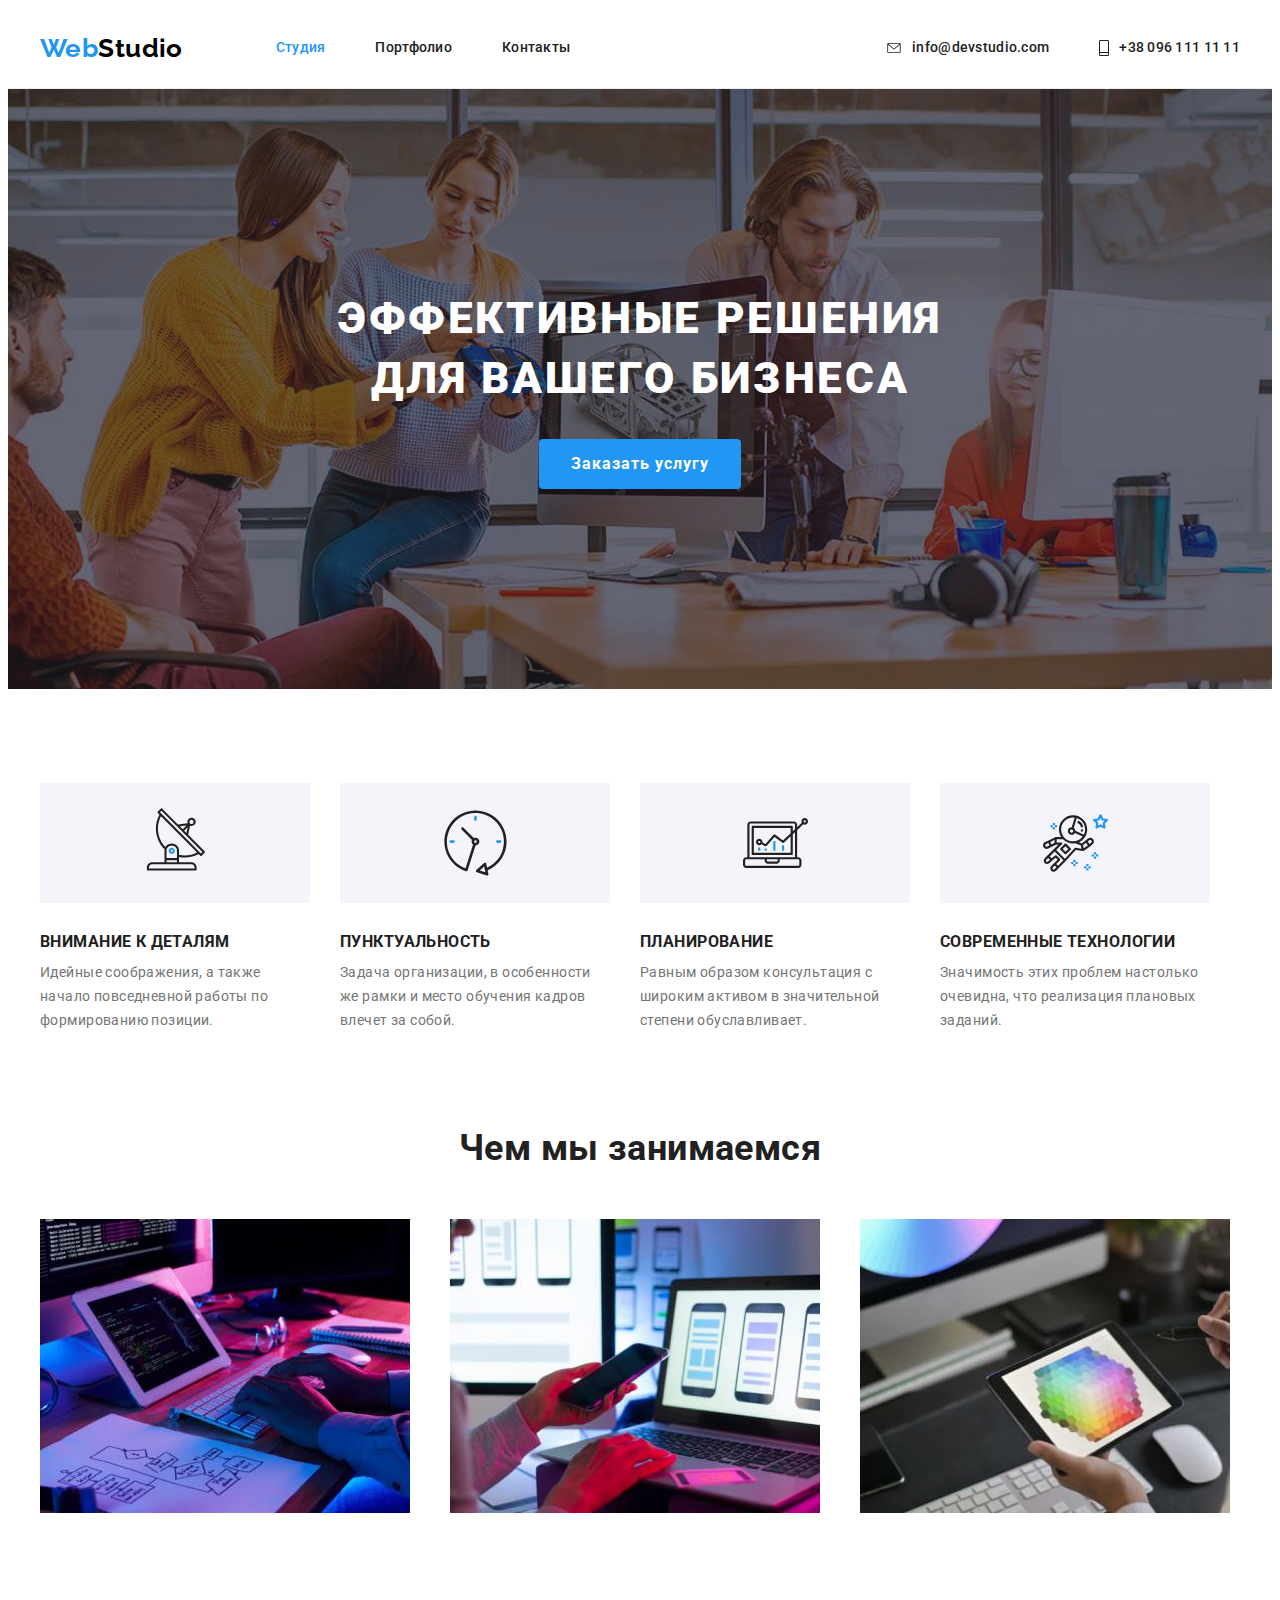
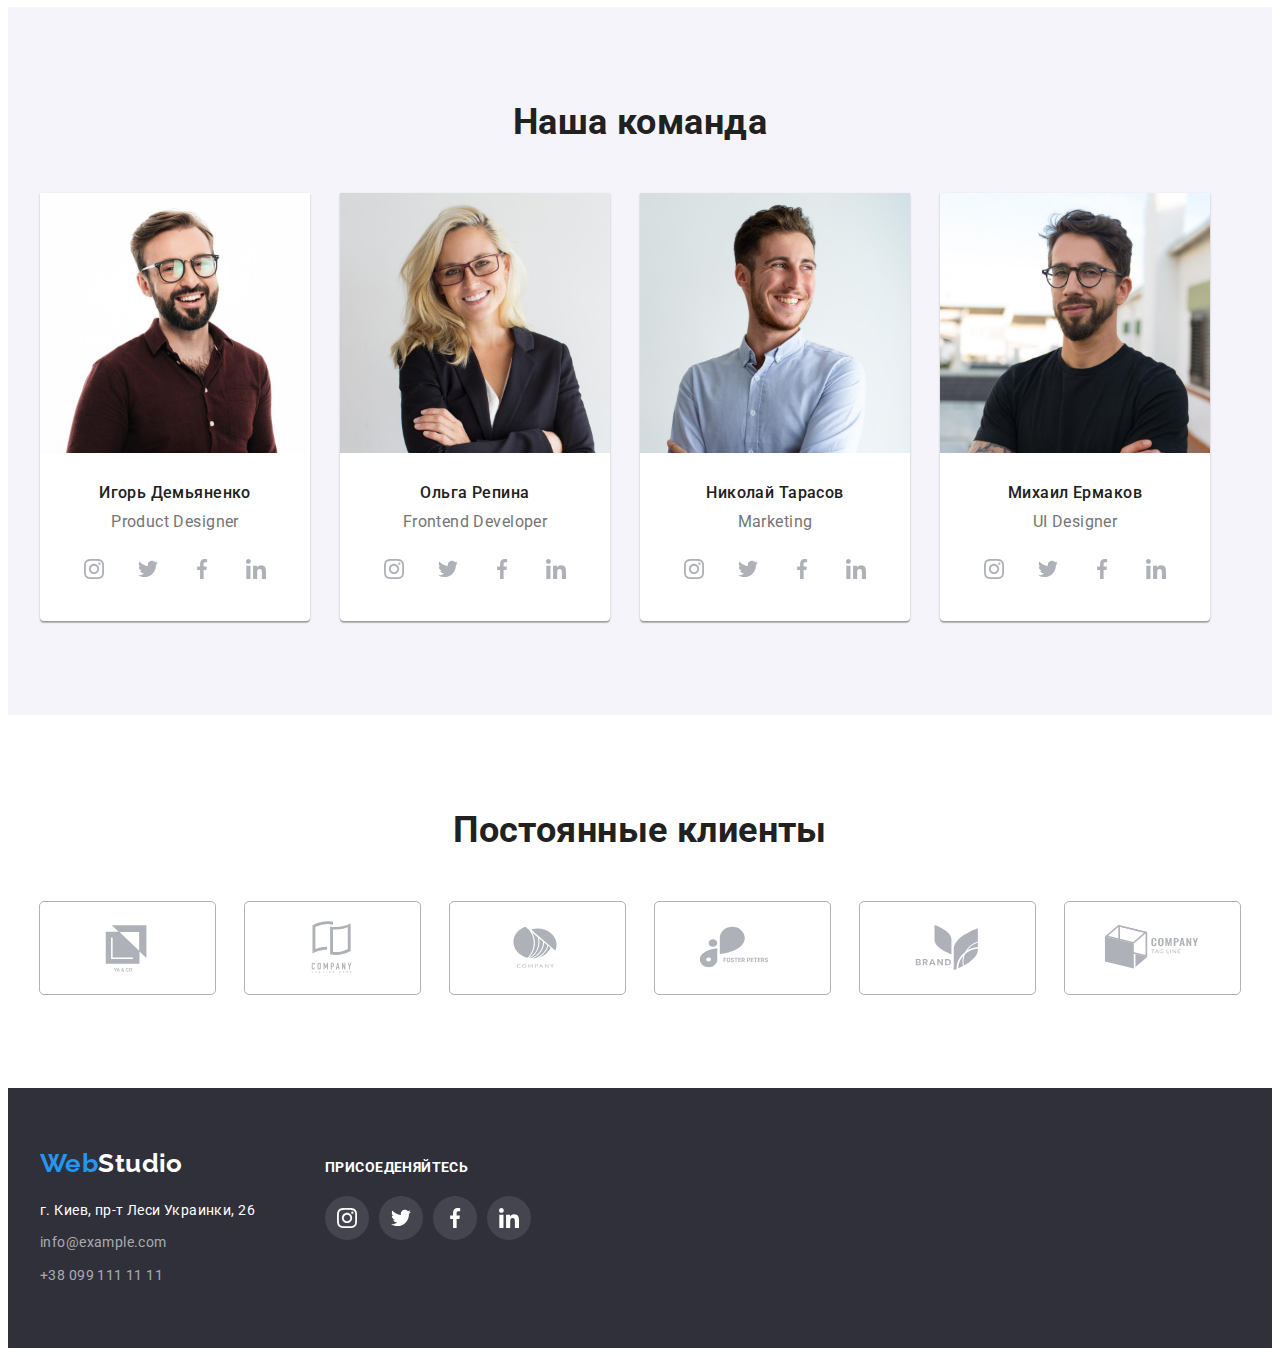
<file: index.html>
<!DOCTYPE html>
<html lang="ru">

<head>
    <meta charset="UTF-8">
    <meta http-equiv="X-UA-Compatible" content="IE=edge">
    <meta name="viewport" content="width=device-width, initial-scale=1.0">
    <title>Document</title>
    <link rel="preconnect" href="https://fonts.googleapis.com">
    <link rel="preconnect" href="https://fonts.gstatic.com" crossorigin>
    <link href="https://fonts.googleapis.com/css2?family=Raleway:wght@700&family=Roboto:wght@400;500;700;900&display=swap"
        rel="stylesheet">

    <link rel="stylesheet" href="https://cdnjs.cloudflare.com/ajax/libs/modern-normalize/1.1.0/modern-normalize.min.css"
        integrity="sha512-wpPYUAdjBVSE4KJnH1VR1HeZfpl1ub8YT/NKx4PuQ5NmX2tKuGu6U/JRp5y+Y8XG2tV+wKQpNHVUX03MfMFn9Q=="
        crossorigin="anonymous" referrerpolicy="no-referrer" />

    <link rel="stylesheet" href="./css/styles.css">
</head>

<body>
    <header class="header">
        <div class="container header-container">
        <nav class="header-navigation">
            <a class="logo link" lang="en" href="">Web<span class="header-logo">Studio</span></a>
            <ul class="header-list list">
                <li class="header-item"><a class="header-link link current-link" href="">Студия</a></li>
                <li class="header-item"><a class="header-link link" href="./portfolio.html">Портфолио</a></li>
                <li class="header-item"><a class="header-link link" href="">Контакты</a></li>
            </ul>
        </nav>
            <ul class="header-contact">
                <li class="header-item list">
                <a lang="en" class="header-link link" href="mailto:info@devstudio.com">
                    <svg class="header-icon" width="16" height="10">
                        <use href="./images/icons.svg#icon-envelope" ></use>   
                    </svg> 
                    info@devstudio.com
                </a>
                </li>
                <li class="header-item list">
                <a class="header-link link" href="tel:+380961111111">
                    <svg class="header-icon" width="10" height="16">
                        <use href="./images/icons.svg#icon-vector"></use>   
                    </svg> 
                    +38 096 111 11 11
                </a>
                </li>
            </ul>
        </div>
    </header>
    <main>
        <!-- Герой -->
        <section class="hero">
            <div class="container">
            <h1 class="hero-title">Эффективные решения для вашего бизнеса</h1>
            <button class="hero-btn" type="button">Заказать услугу</button>
            </div>
        </section>
        <!-- Преимущества -->
        <section class="advantages section">
            <div class="container ">
            <h2 class="hidden">Преимущества</h2>
            <ul class="advantages-list list">
                <li class="advantages-card">
                    <div class="advantages-icon">
                    <svg width="65" height="70">
                        <use href="./images/icons.svg#icon-antenna"></use>   
                    </svg>
                    </div>
                    <h3 class="advantages-item">Внимание к деталям</h3>
                    <p class="advantages-link">Идейные соображения, а также начало повседневной работы по формированию позиции.</p>
                </li>
                <li class="advantages-card">
                    <div class="advantages-icon">
                    <svg width="65" height="70">
                        <use href="./images/icons.svg#icon-clock"></use>   
                    </svg>
                    </div>
                    <h3 class="advantages-item">Пунктуальность</h3>
                    <p class="advantages-link">Задача организации, в особенности же рамки и место обучения кадров влечет за собой.</p>
                </li>
                <li class="advantages-card">
                    <div class="advantages-icon">
                    <svg width="65" height="70">
                        <use href="./images/icons.svg#icon-diagrama"></use>   
                    </svg>
                    </div>
                    <h3 class="advantages-item">Планирование</h3>
                    <p class="advantages-link">Равным образом консультация с широким активом в значительной степени обуславливает.</p>
                </li>
                <li class="advantages-card">
                    <div class="advantages-icon">
                    <svg width="65" height="70">
                        <use href="./images/icons.svg#icon-astronaut"></use>   
                    </svg>
                    </div>  
                    <h3 class="advantages-item">Современные технологии</h3>
                    <p class="advantages-link">Значимость этих проблем настолько очевидна, что реализация плановых заданий.</p>
                </li>
            </ul>
            </div>
        </section>
        <!--Чем мы занимаемся-->
        <section class="work section">
            <div class="container">
            <h2 class="work-title">Чем мы занимаемся</h2>
            <ul class="work-list list">
                <li class="work-card"><img src="./images/img1.jpg" alt="печатает на клавиатуре" width="370" /></li>
                <li class="work-card"><img src="./images/img2.jpg" alt="держит телефон" width="370" /></li>
                <li class="work-card"><img src="./images/img3.jpg" alt="играет на планшете" width="370" /></li>
            </ul>
            </div>
        </section>
        <!-- Команда -->
        <section class="team section">
            <div class="container ">
            <h2 class="team-title">Наша команда</h2>
            <ul class="team-list list">
                <li class="team-card">
                    <img src="./images/team1.jpg" alt="парень в очках улыбается" width="270" />
                    <div class="team-content">
                        <h3 class="team-item">Игорь Демьяненко</h3>
                        <p class="team-link" lang="en">Product Designer</p>
                        <ul class="team-item-list social-list list">
                            <li class="social-item">
                                <a href="" class="social-link link">
                                    <svg class="social-icon">
                                        <use href="./images/icons.svg#icon-instagram"></use>   
                                    </svg>
                                </a>
                            </li> 
                            <li class="social-item">
                                <a href="" class="social-link link">
                                    <svg class="social-icon">
                                        <use href="./images/icons.svg#icon-twitter"></use>   
                                    </svg>
                                </a>
                            </li> 
                            <li class="social-item">
                                <a href="" class="social-link link">
                                    <svg class="social-icon">
                                        <use href="./images/icons.svg#icon-facebook"></use>   
                                    </svg>
                                </a>
                            </li> 
                            <li class="social-item">
                                <a href="" class="social-link link">
                                    <svg class="social-icon">
                                        <use href="./images/icons.svg#icon-linkedin"></use>   
                                    </svg>
                                </a>
                            </li>  
                        </ul>
                    </div>
                </li>
                <li class="team-card">
                    <img src="./images/team2.jpg" alt="девушка улыбается скрестив руки" width="270" />
                    <div class="team-content"> 
                        <h3 class="team-item">Ольга Репина</h3>
                        <p class="team-link" lang="en">Frontend Developer</p>
                        <ul class="team-item-list social-list list">
                            <li class="social-item">
                                <a href="" class="social-link link">
                                    <svg class="social-icon">
                                        <use href="./images/icons.svg#icon-instagram"></use>   
                                    </svg>
                                </a>
                            </li> 
                            <li class="social-item">
                                <a href="" class="social-link link">
                                    <svg class="social-icon">
                                        <use href="./images/icons.svg#icon-twitter"></use>   
                                    </svg>
                                </a>
                            </li> 
                            <li class="social-item">
                                <a href="" class="social-link link">
                                    <svg class="social-icon">
                                        <use href="./images/icons.svg#icon-facebook"></use>   
                                    </svg>
                                </a>
                            </li> 
                            <li class="social-item">
                                <a href="" class="social-link link">
                                    <svg class="social-icon">
                                        <use href="./images/icons.svg#icon-linkedin"></use>   
                                    </svg>
                                </a>
                            </li>  
                        </ul>
                    </div>   
                </li>
                <li class="team-card">
                    <img src="./images/team3.jpg" alt="парень улыбается смотря в сторону" width="270" />
                    <div class="team-content">
                        <h3 class="team-item">Николай Тарасов</h3>
                        <p class="team-link" lang="en">Marketing</p>
                        <ul class="team-item-list social-list list">
                            <li class="social-item">
                                <a href="" class="social-link link">
                                    <svg class="social-icon">
                                        <use href="./images/icons.svg#icon-instagram"></use>   
                                    </svg>
                                </a>
                            </li> 
                            <li class="social-item">
                                <a href="" class="social-link link">
                                    <svg class="social-icon">
                                        <use href="./images/icons.svg#icon-twitter"></use>   
                                    </svg>
                                </a>
                            </li> 
                            <li class="social-item">
                                <a href="" class="social-link link">
                                    <svg class="social-icon">
                                        <use href="./images/icons.svg#icon-facebook"></use>   
                                    </svg>
                                </a>
                            </li> 
                            <li class="social-item">
                                <a href="" class="social-link link">
                                    <svg class="social-icon">
                                        <use href="./images/icons.svg#icon-linkedin"></use>   
                                    </svg>
                                </a>
                            </li>  
                        </ul>
                    </div>    
                </li>
                <li class="team-card">
                    <img src="./images/team4.jpg" alt="парень в очках смотрит в камеру" width="270" />
                    <div class="team-content">
                        <h3 class="team-item">Михаил Ермаков</h3>
                        <p class="team-link" lang="en">UI Designer</p>
                        <ul class="team-item-list social-list list">
                            <li class="social-item">
                                <a href="" class="social-link link">
                                    <svg class="social-icon">
                                        <use href="./images/icons.svg#icon-instagram"></use>   
                                    </svg>
                                </a>
                            </li> 
                            <li class="social-item">
                                <a href="" class="social-link link">
                                    <svg class="social-icon">
                                        <use href="./images/icons.svg#icon-twitter"></use>   
                                    </svg>
                                </a>
                            </li> 
                            <li class="social-item">
                                <a href="" class="social-link link">
                                    <svg class="social-icon">
                                        <use href="./images/icons.svg#icon-facebook"></use>   
                                    </svg>
                                </a>
                            </li> 
                            <li class="social-item">
                                <a href="" class="social-link link">
                                    <svg class="social-icon">
                                        <use href="./images/icons.svg#icon-linkedin"></use>   
                                    </svg>
                                </a>
                            </li>  
                        </ul>
                    </div>
                </li>
            </ul>
            </div>
        </section>
        <!-- Постоянные клиенты -->
        <section class="clients">
            <div class="container section">
                <h1 class="clients-title">Постоянные клиенты</h1>
                <ul class="clients-list list">
                    <li class="clients-item" >
                        <a class="clients-icon link" href="/">
                        <svg width="106" height="60">
                            <use href="./images/icons.svg#icon-client1"></use>   
                        </svg>
                        </a>
                    </li>
                    <li class="clients-item">
                        <a class="clients-icon link" href="/">
                        <svg width="106" height="60">
                            <use href="./images/icons.svg#icon-client2"></use>   
                        </svg>
                        </a>
                    </li>
                    <li class="clients-item">
                        <a class="clients-icon link" href="/">
                        <svg width="106" height="60">
                            <use href="./images/icons.svg#icon-client3"></use>   
                        </svg>
                        </a>
                    </li>
                    <li class="clients-item">
                        <a class="clients-icon link" href="/">
                        <svg width="106" height="60">
                            <use href="./images/icons.svg#icon-client4"></use>   
                        </svg>
                        </a>
                    </li>
                    <li class="clients-item">
                        <a class="clients-icon link" href="/">
                        <svg width="106" height="60">
                            <use href="./images/icons.svg#icon-client5"></use>   
                        </svg>
                        </a>
                    </li>
                    <li class="clients-item">
                        <a class="clients-icon link" href="/">
                        <svg width="106" height="60">
                            <use href="./images/icons.svg#icon-client6"></use>   
                        </svg>
                        </a>
                    </li>
                </ul>

            </div>
        </section>
    </main>
    <footer class="footer">
        <div class="container footer-info">
            <div class="footer-contact">
            <a class="logo link" lang="en" href="">Web<span class="footer-logo">Studio</span></a>
            <address class="adrress-list">
            <ul class="footer-list">
                <li class="footer-item list"><a class="adress-link link" href="">г. Киев, пр-т Леси Украинки, 26</a></li>
                <li class="footer-item list"><a class="adrress-item link" href="mailto:info@example.com">info@example.com</a></li>
                <li class="footer-item list"><a class="adrress-item link" href="tel:+380991111111">+38 099 111 11 11</a></li>
            </ul>
            </address>
            </div>
            <div class="footer-contact ">
            <h4 class="foter-social-title">ПРИСОЕДЕНЯЙТЕСЬ</h4>
            <ul class="foter-social-list social-list list">
                <li class="social-item">
                    <a href="" class="footer-social-link link">
                        <svg class="footer-icon">
                            <use href="./images/icons.svg#icon-instagram"></use>   
                        </svg>
                    </a>
                </li> 
                <li class="social-item">
                    <a href="" class="footer-social-link link">
                        <svg class="footer-icon">
                            <use href="./images/icons.svg#icon-twitter"></use>   
                        </svg>
                    </a>
                </li> 
                    <li class="social-item">
                        <a href="" class="footer-social-link link">
                            <svg class="footer-icon">
                                <use href="./images/icons.svg#icon-facebook"></use>   
                            </svg>
                        </a>
                    </li> 
                    <li class="social-item">
                        <a href="" class="footer-social-link link">
                            <svg class="footer-icon">
                                <use href="./images/icons.svg#icon-linkedin"></use>   
                            </svg>
                        </a>
                    </li>  
            </ul>
            </div>   
        </div>
    </footer>
</body>
</html>
</file>
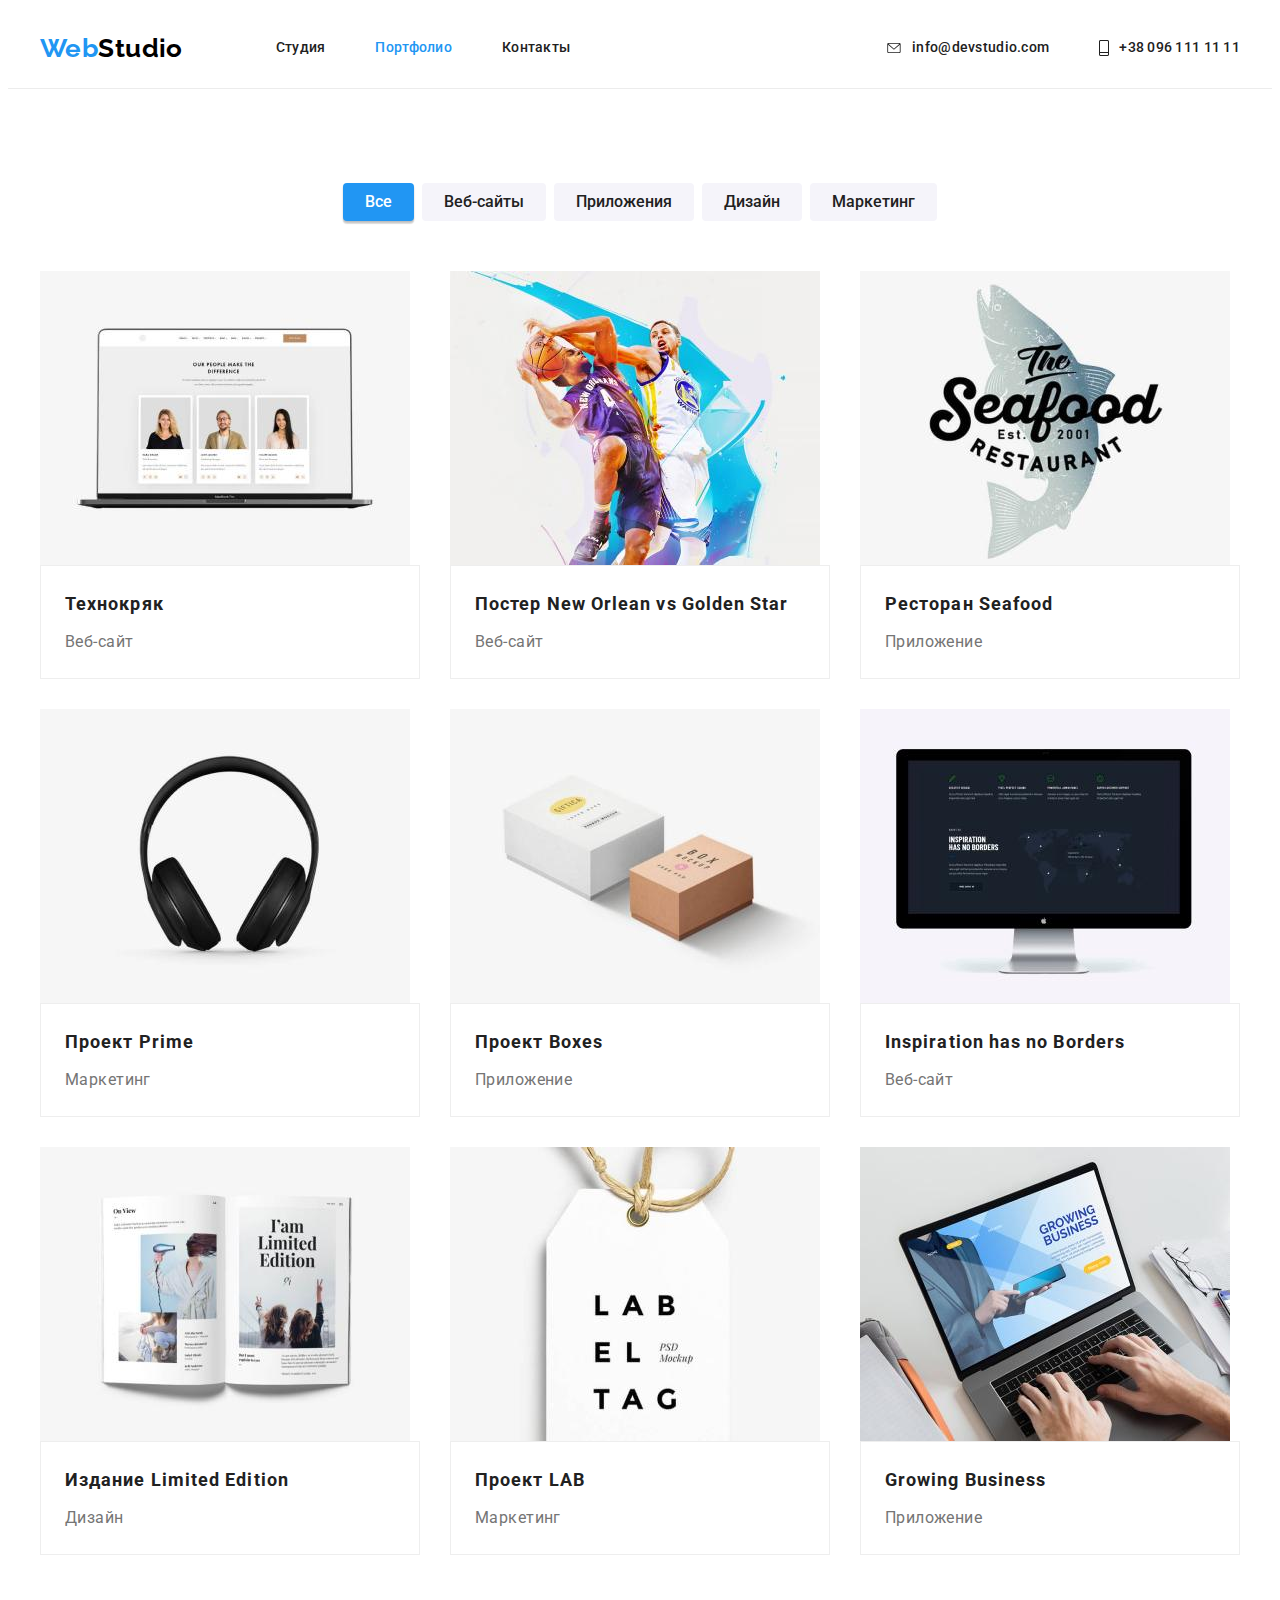
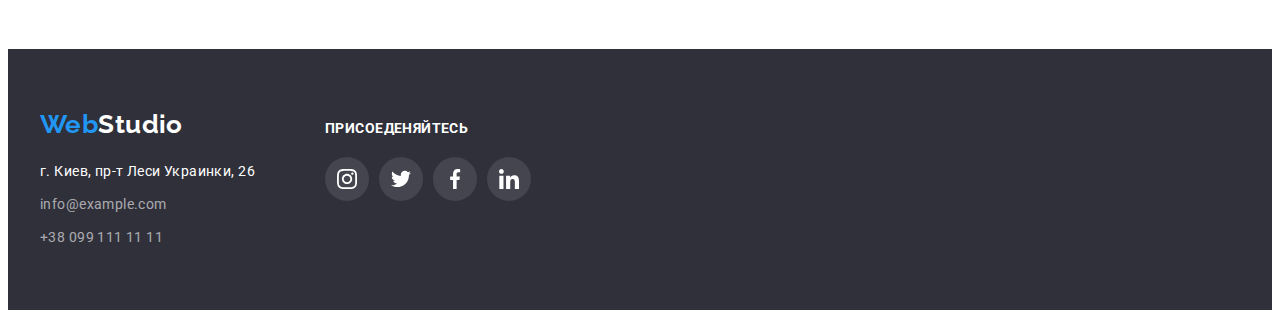
<file: portfolio.html>
<!DOCTYPE html>
<html lang="ru">

<head>
    <meta charset="UTF-8">
    <meta http-equiv="X-UA-Compatible" content="IE=edge">
    <meta name="viewport" content="width=device-width, initial-scale=1.0">
    <title>Document</title>
    <link rel="preconnect" href="https://fonts.googleapis.com">
    <link rel="preconnect" href="https://fonts.gstatic.com" crossorigin>
    <link
        href="https://fonts.googleapis.com/css2?family=Raleway:wght@700&family=Roboto:wght@400;500;700;900&display=swap"
        rel="stylesheet">

    <link rel="stylesheet" href="https://cdnjs.cloudflare.com/ajax/libs/modern-normalize/1.1.0/modern-normalize.min.css"
        integrity="sha512-wpPYUAdjBVSE4KJnH1VR1HeZfpl1ub8YT/NKx4PuQ5NmX2tKuGu6U/JRp5y+Y8XG2tV+wKQpNHVUX03MfMFn9Q=="
        crossorigin="anonymous" referrerpolicy="no-referrer" />

    <link rel="stylesheet" href="./css/styles.css">
</head>

<body>
    <header class="header">
        <div class="container header-container">
        <nav class="header-navigation">
            <a class="logo link" lang="en" href="">Web<span class="header-logo">Studio</span></a>
            <ul class="header-list list">
                <li class="header-item"><a class="header-link link" href="./index.html">Студия</a></li>
                <li class="header-item"><a class="header-link link current-link" href="">Портфолио</a></li>
                <li class="header-item"><a class="header-link link" href="">Контакты</a></li>
            </ul>
        </nav>
        <ul class="header-contact">
            <li class="header-item list">
            <a lang="en" class="header-link link" href="mailto:info@devstudio.com">
                <svg class="header-icon"width="16" height="10">
                    <use href="./images/icons.svg#icon-envelope" ></use>   
                </svg> 
                info@devstudio.com
            </a>
            </li>
            <li class="header-item list">
            <a class="header-link link" href="tel:+380961111111">
                <svg class="header-icon" width="10" height="16">
                    <use href="./images/icons.svg#icon-vector"></use>   
                </svg> 
                +38 096 111 11 11
            </a>
            </li>
        </ul>
        </div>
    </header>
    <main>
        <!-- Галерея -->
        <section class="prtfolio section">
            <div class="container">
            <h1 class="hidden">Портфолио</h1>
            <ul class="button-list list">
                <li class="button-item"><button class="gallery-btn current-btn" type="button">Все</button></li>
                <li class="button-item"><button class="gallery-btn" type="button">Веб-сайты</button></li>
                <li class="button-item"><button class="gallery-btn" type="button">Приложения</button></li>
                <li class="button-item"><button class="gallery-btn" type="button">Дизайн</button></li>
                <li class="button-item"><button class="gallery-btn" type="button">Маркетинг</button></li>
            </ul>
            <ul class="gallery-list list">
                <li class="gallery-card">
                    <a class="link gallery-link" href="" target="_blank" rel="noopener noreferrer">
                        <img src="./images/portfolio1.jpg" alt="открытый ноутбук" width="370"/>
                        <div class="gallery-content">
                            <h2 class="gallery-title">Технокряк</h2>
                            <p class="gallery-item">Веб-сайт</p>
                        </div>
                    </a>
                </li>
                <li class="gallery-card">
                    <a class="link gallery-link" href="" target="_blank" rel="noopener noreferrer">
                        <img src="./images/portfolio2.jpg" alt="баскетболисты прыгают с мячем" width="370" />
                        <div class="gallery-content">
                            <h2 class="gallery-title" lang="en">Постер New Orlean vs Golden Star</h2>
                            <p class="gallery-item">Веб-сайт</p>
                        </div>

                    </a>
                </li>
                <li class="gallery-card">
                    <a class="link gallery-link" href="" target="_blank" rel="noopener noreferrer">
                        <img src="./images/portfolio3.jpg" alt="логотип" width="370" />
                        <div class="gallery-content">
                            <h2 class="gallery-title" lang="en">Ресторан Seafood</h2>
                            <p class="gallery-item">Приложение</p>
                        </div>
                    </a>
                </li>
                <li class="gallery-card">
                    <a class="link gallery-link" href="" target="_blank" rel="noopener noreferrer">
                        <img src="./images/portfolio4.jpg" alt="наушники" width="370" />
                        <div class="gallery-content">
                            <h2 class="gallery-title" lang="en">Проект Prime</h2>
                            <p class="gallery-item">Маркетинг</p>
                        </div>
                    </a>
                </li>
                <li class="gallery-card">
                    <a class="link gallery-link" href="" target="_blank" rel="noopener noreferrer">
                        <img src="./images/portfolio5.jpg" alt="коробки" width="370" />
                        <div class="gallery-content">
                            <h2 class="gallery-title" lang="en">Проект Boxes</h2>
                            <p class="gallery-item">Приложение</p>
                        </div>
                    </a>
                </li>
                <li class="gallery-card">
                    <a class="link gallery-link" href="" target="_blank" rel="noopener noreferrer">
                        <img src="./images/portfolio6.jpg" alt="монитор" width="370" />
                        <div class="gallery-content">
                            <h2 class="gallery-title" lang="en">Inspiration has no Borders</h2>
                            <p class="gallery-item">Веб-сайт</p>
                        </div>
                    </a>
                </li>
                <li class="gallery-card">
                    <a class="link gallery-link" href="" target="_blank" rel="noopener noreferrer">
                        <img src="./images/portfolio7.jpg" alt="открытая книга" width="370" />
                        <div class="gallery-content">
                            <h2 class="gallery-title" lang="en">Издание Limited Edition</h2>
                            <p class="gallery-item">Дизайн</p>
                        </div>
                    </a>
                </li>
                <li class="gallery-card">
                    <a class="link gallery-link" href="" target="_blank" rel="noopener noreferrer">
                        <img src="./images/portfolio8.jpg" alt="бирка" width="370" />
                        <div class="gallery-content">
                            <h2 class="gallery-title" lang="en">Проект LAB</h2>
                            <p class="gallery-item">Маркетинг</p>
                        </div>
                    </a>
                </li>
                <li class="gallery-card">
                    <a class="link gallery-link" href="" target="_blank" rel="noopener noreferrer">
                        <img src="./images/portfolio9.jpg" alt="печатает на ноутбуке" width="370" />
                        <div class="gallery-content">
                            <h2 class="gallery-title" lang="en">Growing Business</h2>
                            <p class="gallery-item">Приложение</p>
                        </div>
                    </a>
                </li>
            </ul>
        </div>
        </section>
    </main>
    <footer class="footer">
        <div class="container footer-info">
            <div class="footer-contact">
            <a class="logo link" lang="en" href="">Web<span class="footer-logo">Studio</span></a>
            <address class="adrress-list">
            <ul class="footer-list">
                <li class="footer-item list"><a class="adress-link link" href="">г. Киев, пр-т Леси Украинки, 26</a></li>
                <li class="footer-item list"><a class="adrress-item link" href="mailto:info@example.com">info@example.com</a></li>
                <li class="footer-item list"><a class="adrress-item link" href="tel:+380991111111">+38 099 111 11 11</a></li>
            </ul>
            </address>
            </div>
            <div class="footer-contact ">
            <h4 class="foter-social-title">ПРИСОЕДЕНЯЙТЕСЬ</h4>
            <ul class="foter-social-list social-list list">
                <li class="social-item">
                    <a href="" class="footer-social-link link">
                        <svg class="footer-icon">
                            <use href="./images/icons.svg#icon-instagram"></use>   
                        </svg>
                    </a>
                </li> 
                <li class="social-item">
                    <a href="" class="footer-social-link link">
                        <svg class="footer-icon">
                            <use href="./images/icons.svg#icon-twitter"></use>   
                        </svg>
                    </a>
                </li> 
                    <li class="social-item">
                        <a href="" class="footer-social-link link">
                            <svg class="footer-icon">
                                <use href="./images/icons.svg#icon-facebook"></use>   
                            </svg>
                        </a>
                    </li> 
                    <li class="social-item">
                        <a href="" class="footer-social-link link">
                            <svg class="footer-icon">
                                <use href="./images/icons.svg#icon-linkedin"></use>   
                            </svg>
                        </a>
                    </li>  
            </ul>
            </div>   
        </div>
    </footer>
</body>

</html>
</file>
<file: css/styles.css>
:root {
  --primary-title-color: #ffffff;
  --secondary-title-color: #212121;
  --primary-text-color: #757575;
  --secondary-text-color: #ffffff;
  --accent-color: #2196f3;
  --border-color: #ececec;
  --bg-color: #F5F4FA;
  --primery-icon-color: #AFB1B8;
}

p,
h1,
h2,
h3,
h4,
h5,
h6 {
  margin: 0;
}
ul {
  margin: 0;
  padding-left: 0;
}

img {
  display: block;
  max-width: 100%;
  height: auto;
}

body {
  font-family: "Roboto", sans-serif;
  font-size: 14px;
  letter-spacing: 0.03em;
  color: var(--primary-text-color);
  background-color: var(--primary-title-color);
}

.link {
  text-decoration: none;
  color: inherit;
}

.list {
  list-style: none;
}
.container {
  width: 1200px;
  margin: 0 auto;
  padding-left: 15px;
  padding-right: 15px;
}

.section {
  padding-top: 94px;
  padding-bottom: 94px;
}

.hidden {
  position: absolute;
  width: 1px;
  height: 1px;
  margin: -1px;
  padding: 0;
  overflow: hidden;
  border: 0;
  clip: rect(0 0 0 0);
}

/* HEADER */

.header{
  border-bottom: 1px solid var(--border-color);
}

.header-container {
  display: flex;
  align-items: center;
}

.header-navigation {
  display: flex;
  align-items: center;
  
}
.header-navigation .logo{
  margin-right: 93px;
}

.header-list {
  display: flex;
}

.header-item:not(:last-child){
  margin-right: 50px;
}

.logo {
  font-family: "Raleway", sans-serif;
  font-weight: 700;
  font-size: 26px;
  line-height: 1.19;
  color: var(--accent-color);
}

.header-logo {
  color: #000000;
}

.header-contact {
  display: flex;
  margin-left: auto;
  color: var(--primary-text-color);
  
}

.header-item {
  display: flex;
  padding: 32px 0;
  line-height: 1.14;
  letter-spacing: 0.02em;
}

.header-link {
  font-weight: 500;
  line-height: 1.14;
  color: var(--secondary-title-color);
  display: flex;
  align-items: center;
}

.header-contact-item{
  color: var(--primary-text-color);
}

.header-link:hover,
.header-link:focus,
.current-link {
  color: var(--accent-color);
}

.header-icon{
  fill: var(--primary-text-color);
  margin-right: 10px;
  fill: currentColor;
}



/* HERO */
.hero {
  background-image: linear-gradient(to right, rgba(47, 48, 58, 0.4), rgba(47, 48, 58, 0.4)), url(../images/hero.jpg);
  background-repeat: no-repeat;
  background-position: center;
  background-size: cover;
  
  text-align: center;
  padding-top: 200px;
  padding-bottom: 200px;
}
.hero-title {
  margin: 0 auto;
  max-width: 696px;
  margin-bottom: 30px;

  font-weight: 900;
  font-size: 44px;
  line-height: 1.36;
  letter-spacing: 0.06em;
  text-transform: uppercase;
  color: var(--primary-title-color);
}

.hero-btn {
  padding: 10px 32px;
  display: inline-block;
  align-items: center;
  text-align: center;
  margin: 0 auto;
  border: 0;
  border-radius: 4px;

  font-family: inherit;
  font-weight: 700;
  font-size: 16px;
  line-height: 1.88;
  letter-spacing: 0.06em;
  color: var(--primary-title-color);
  background-color: var(--accent-color);
  cursor: pointer;
}

.hero-btn:hover,
.hero-btn:focus {
  font-family: inherit;
  font-weight: 700;
  font-size: 16px;
  line-height: 1.88;
  letter-spacing: 0.06em;
  color: var(--primary-title-color);
  background-color: var(--accent-color);
}

/* ANDVANTAGES */

.advantages-list {
  display: flex;
  flex-wrap: wrap;
  align-items: center;
  margin-left: -30px;
  margin-top: -30px;
  
}
.advantages-card{
  max-width: 270px;
  margin-left: 30px;
  margin-top: 30px;
  flex-basis: calc(100% / 4 - 30px);

}
.advantages-item {
  margin-bottom: 10px;
  font-weight: 700;
  line-height: 1.14;
  text-transform: uppercase;
  color: var(--secondary-title-color);
  
}

.advantages-link {
  font-weight: 400;
  line-height: 1.71;
}

.advantages-icon{
  display: flex;
  justify-content: center;
  align-items: center;
  background-color: var(--bg-color);
  height: 120px;
  margin-bottom: 30px;
}

/* WORK */

.work {
  padding-top: 0;
}

.work-title {
  text-align: center;
  margin-bottom: 50px;
  font-weight: 700;
  font-size: 36px;
  line-height: 1.17;
  color: var(--secondary-title-color);
}

.work-list {
  display: flex;
  flex-wrap: wrap;
  align-items: center;
  margin-left: -30px;
  margin-top: -30px;
}
.work-card {
  margin-left: 30px;
  margin-top: 30px;
  flex-basis: calc(100% / 3 - 30px);
}

/* TEAM */

.team{
  background: var(--bg-color);
}

.team-list {
  display: flex;
  flex-wrap: wrap;
  align-items: center;
  margin-left: -30px;
  margin-top: -30px;
} 

.team-card {
  max-width: 270px;
  margin-left: 30px;
  margin-top: 30px;
  flex-basis: calc(100% / 4 - 30px);
  box-shadow: 0px 1px 3px rgba(0, 0, 0, 0.12),
  0px 1px 1px rgba(0, 0, 0, 0.14), 0px 2px 1px rgba(0, 0, 0, 0.2);
  border-radius: 0px 0px 4px 4px;
  background-color: var(--primary-title-color);
}

.team-title {
  text-align: center;
  padding-bottom: 50px;
  font-weight: 700;
  font-size: 36px;
  line-height: 1.17;
  color: var(--secondary-title-color);
}

.team-item {
  margin-bottom: 10px;

  font-weight: 500;
  font-size: 16px;
  line-height: 1.19;
  text-align: center;
  color: var(--secondary-title-color);
}

.team-content{
  padding: 30px 30px;
}

.team-link {
  font-weight: 400;
  font-size: 16px;
  line-height: 1.19;
  text-align: center;
  margin-bottom: 16px;
  display: flex;
  align-items: center;
  justify-content: center;
}

.social-list{
  display: flex;
  justify-content: center;
}

.social-item{
  display: flex;
  width: 44px;
  height: 44px;
  border-radius: 50%;
}

.social-item + .social-item{
  margin-left: 10px;
}

.social-link{
  display: flex;
  align-items: center;
  justify-content: center;
  width: 100%;
  height: 100%;
  border-radius: 50%;
}

.social-icon{
  width: 20px;
  height: 20px;
  fill: var(--primery-icon-color);
}

.social-link:hover,
.social-link:focus{
  background-color: var(--accent-color);
}

.social-link:hover .social-icon,
.social-link:focus .social-icon{
  fill: var(--secondary-text-color);
}


/* CLIENTS */

.clients-title{
  text-align: center;
  font-weight: 700;
  font-size: 36px;
  line-height: 1.17;
  color: var(--secondary-title-color);
  margin-bottom: 50px;
}

.clients-list{
  display: flex;
  flex-wrap: wrap;
  align-items: center;
  margin-left: -30px;
  margin-top: -30px;
}

.clients-item{
  margin-left: 30px;
  margin-top: 30px;
  flex-basis: calc(100% / 6 - 30px);
}

.clients-icon{ 
  display: flex;
  justify-content: center;
  align-items: center;
  height: 92px;
  outline: 1px solid var(--primery-icon-color);
  border-radius: 4px 4px 4px 4px;
  fill: var(--primery-icon-color);
}

.clients-item:hover,
.clients-item:focus{
 outline: 1px solid var(--accent-color);
}

.clients-icon:hover,
.clients-icon:focus{
 outline: 1px solid var(--primery-icon-color);
 fill: var(--accent-color);
}


/* FOOTER */

.footer .logo {
  display: block;
  margin-bottom: 20px;
}

.footer {
  display: flex;
  padding-top: 60px;
  padding-bottom: 60px;
  background-color: #2f303a;
}

.footer-item:not(:last-child){
  margin-bottom: 9px;
}

.footer-logo {
  color: var(--secondary-text-color);
}
.adrress-item {
  font-style: normal;
  line-height: 1.71;
  color: rgba(255, 255, 255, 0.6);
}

.adress-link {
  font-style: normal;
  line-height: 1.71;
  color: var(--secondary-text-color);
}
.adrress-item:hover,
.adrress-item:focus,
.adress-link:hover,
.adress-link:focus {
  color: var(--accent-color);
}

.footer-info{
  display: flex;
  align-items: baseline;
}

.footer-contact:not(last-child){
  margin-right: 70px;
}


.foter-social-title{
  margin-bottom: 20px;
  font-weight: 700;
  line-height: 1.14;
  text-transform: uppercase;
  color: var(--secondary-text-color);
}

.footer-social-list{
  max-width: 200px;
}

.footer-social-link{
  display: flex;
  align-items: center;
  justify-content: center;
  width: 100%;
  height: 100%;
  border-radius: 50%;
  background-color: rgba(255, 255, 255, 0.10);
}

.footer-icon{
  width: 20px;
  height: 20px;
  fill: var(--secondary-text-color);
}

.footer-social-link:hover,
.footer-social-link:focus{
  background-color: var(--accent-color);
}




/* PORTFOLIO */

/* GALLERY */


.button-list {
  display: flex;
  flex-wrap: wrap;
  align-items: center;
  justify-content: center;
  margin-bottom: 50px;
}

.button-item:not(:last-child){
  margin-right: 8px;
}

.gallery-list{
  display: flex;
  flex-wrap: wrap;
  align-items: center;
  margin-left: -30px;
  margin-top: -30px;
}

.gallery-card{
  margin-left: 30px;
  margin-top: 30px;
  flex-basis: calc(100% /3 - 30px);
}
.gallery-content {
  padding: 20px 24px;
  border: 1px solid #EEEEEE;
}

.gallery-link{
display: block;
}

.gallery-link:hover,
.gallery-link:focus,
.gallery-link:active{
  box-shadow: 0px 1px 1px rgba(0, 0, 0, 0.12), 0px 4px 4px rgba(0, 0, 0, 0.06), 1px 4px 6px rgba(0, 0, 0, 0.16);
  outline: none;
}



.gallery-title {
  margin-bottom: 4px;
  font-weight: 700;
  font-size: 18px;
  line-height: 2;
  letter-spacing: 0.06em;
  color: var(--secondary-title-color);
}
.gallery-item {
  font-size: 16px;
  line-height: 2;
}

.gallery-btn {
  display: inline-block;
  align-items: center;
  text-align: center;
  border: 0;
  border-radius: 4px;
  height: 38px;
  padding: 6px 22px;

  font-family: inherit;
  font-weight: 500;
  font-size: 16px;
  line-height: 1.62;
  color: var(--secondary-title-color);
  background-color: var(--bg-color);
  cursor: pointer;
}

.gallery-btn:hover,
.gallery-btn:focus,
.current-btn {
  color: var(--secondary-text-color);
  background-color: var(--accent-color);
  box-shadow: 0px 3px 1px rgba(0, 0, 0, 0.1), 0px 1px 2px rgba(0, 0, 0, 0.08), 0px 2px 2px rgba(0, 0, 0, 0.12);
}
</file>
